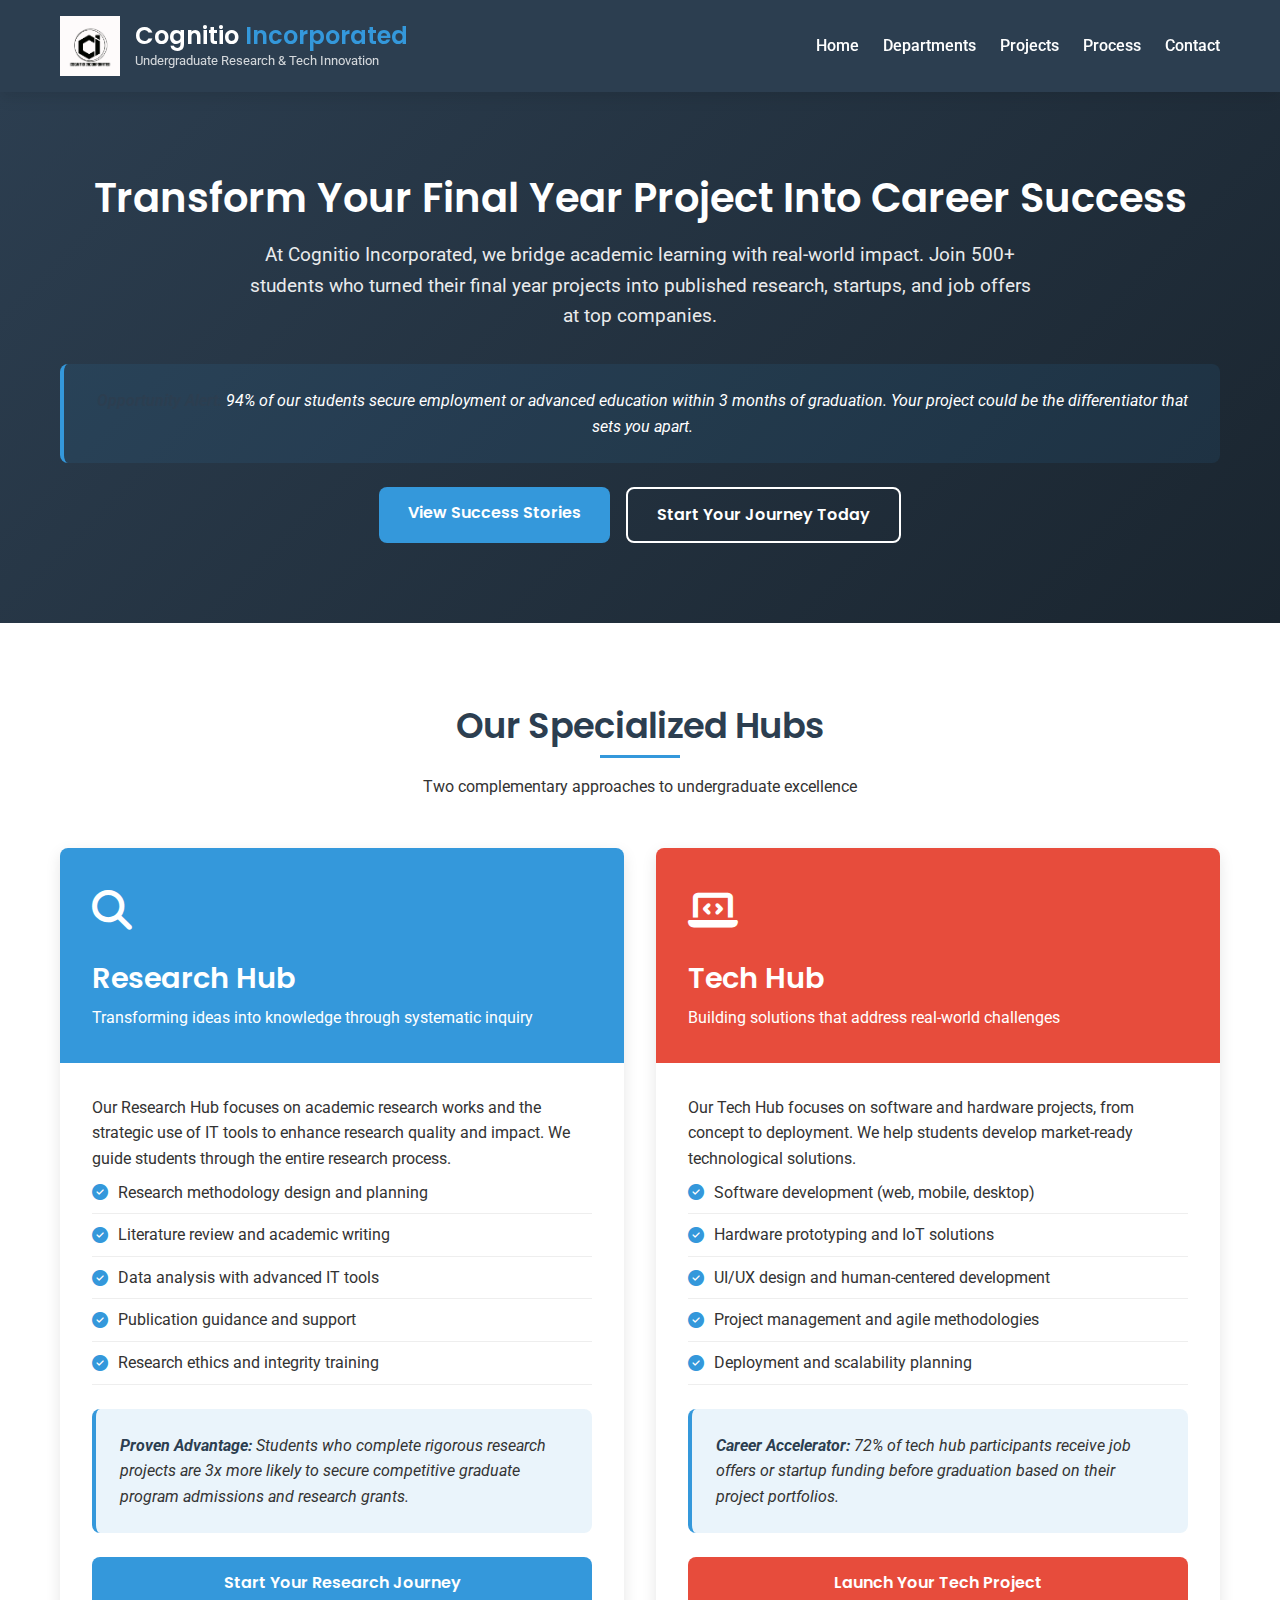
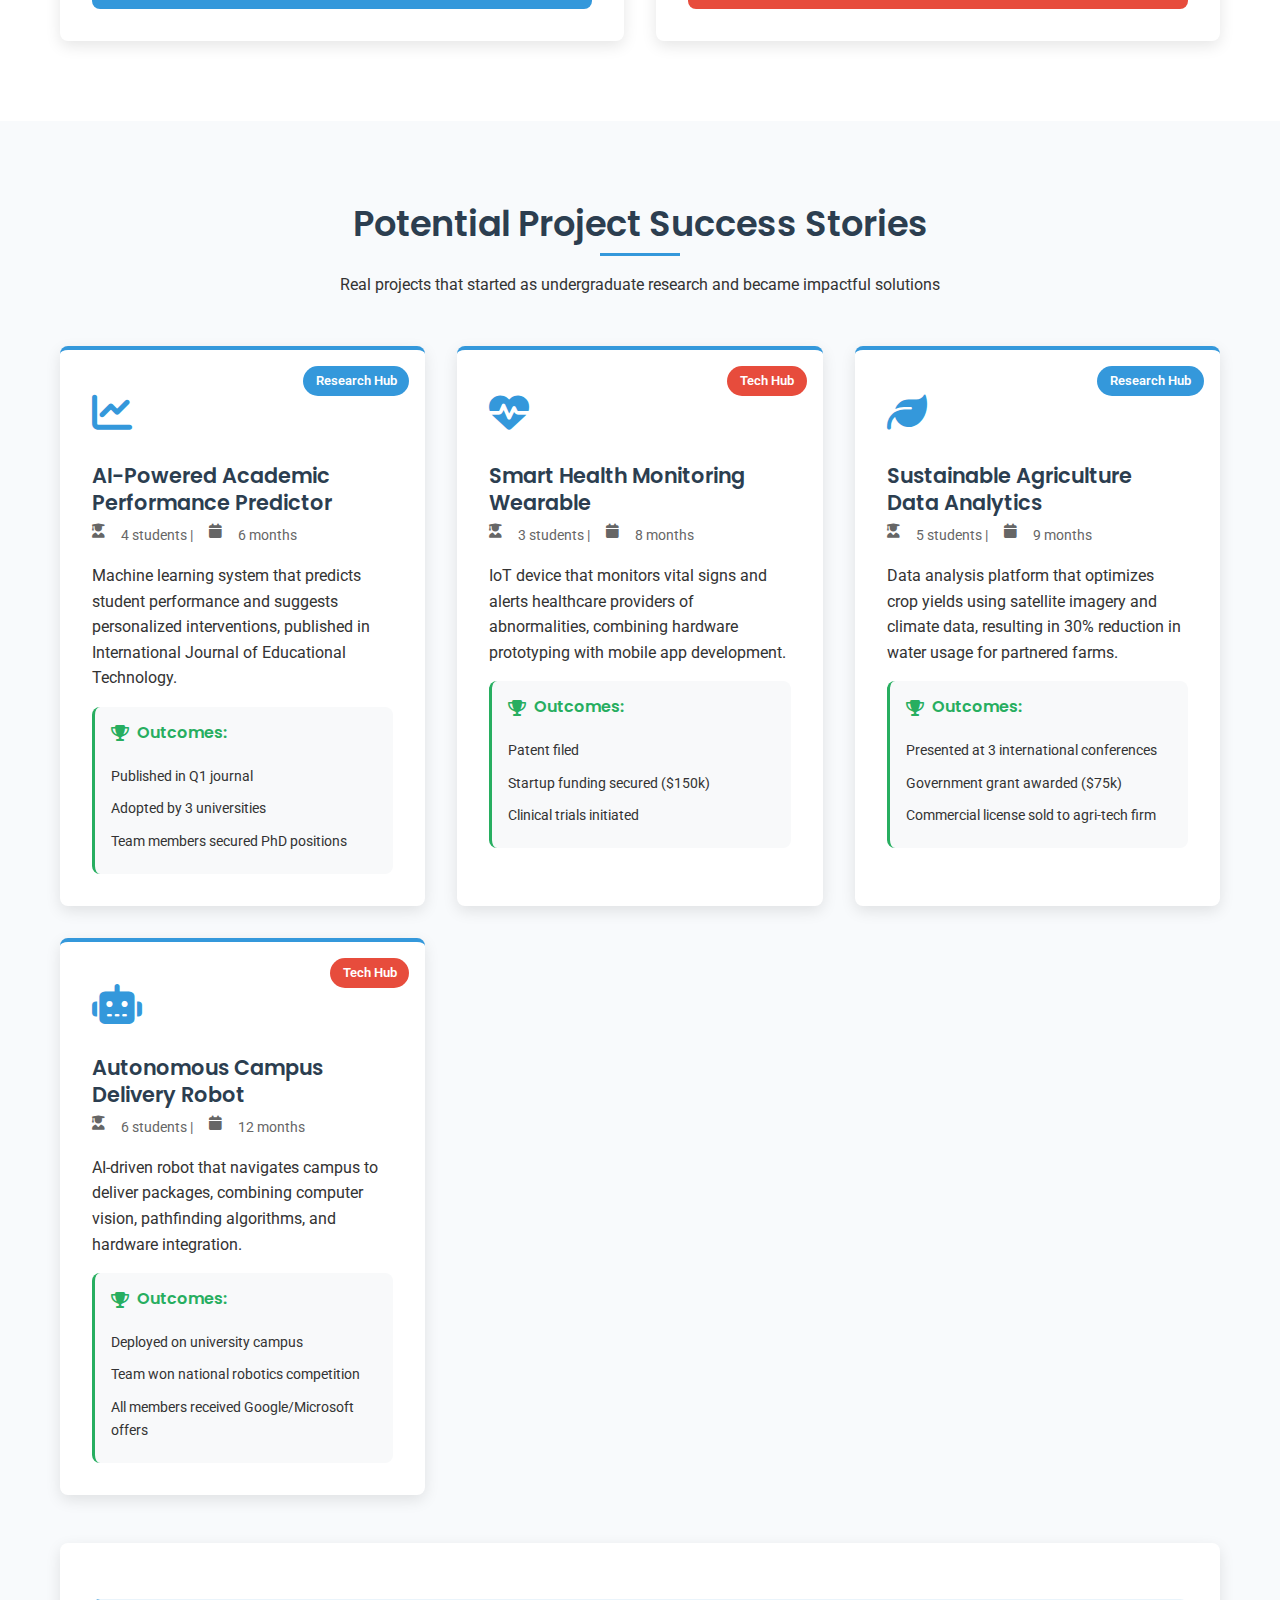
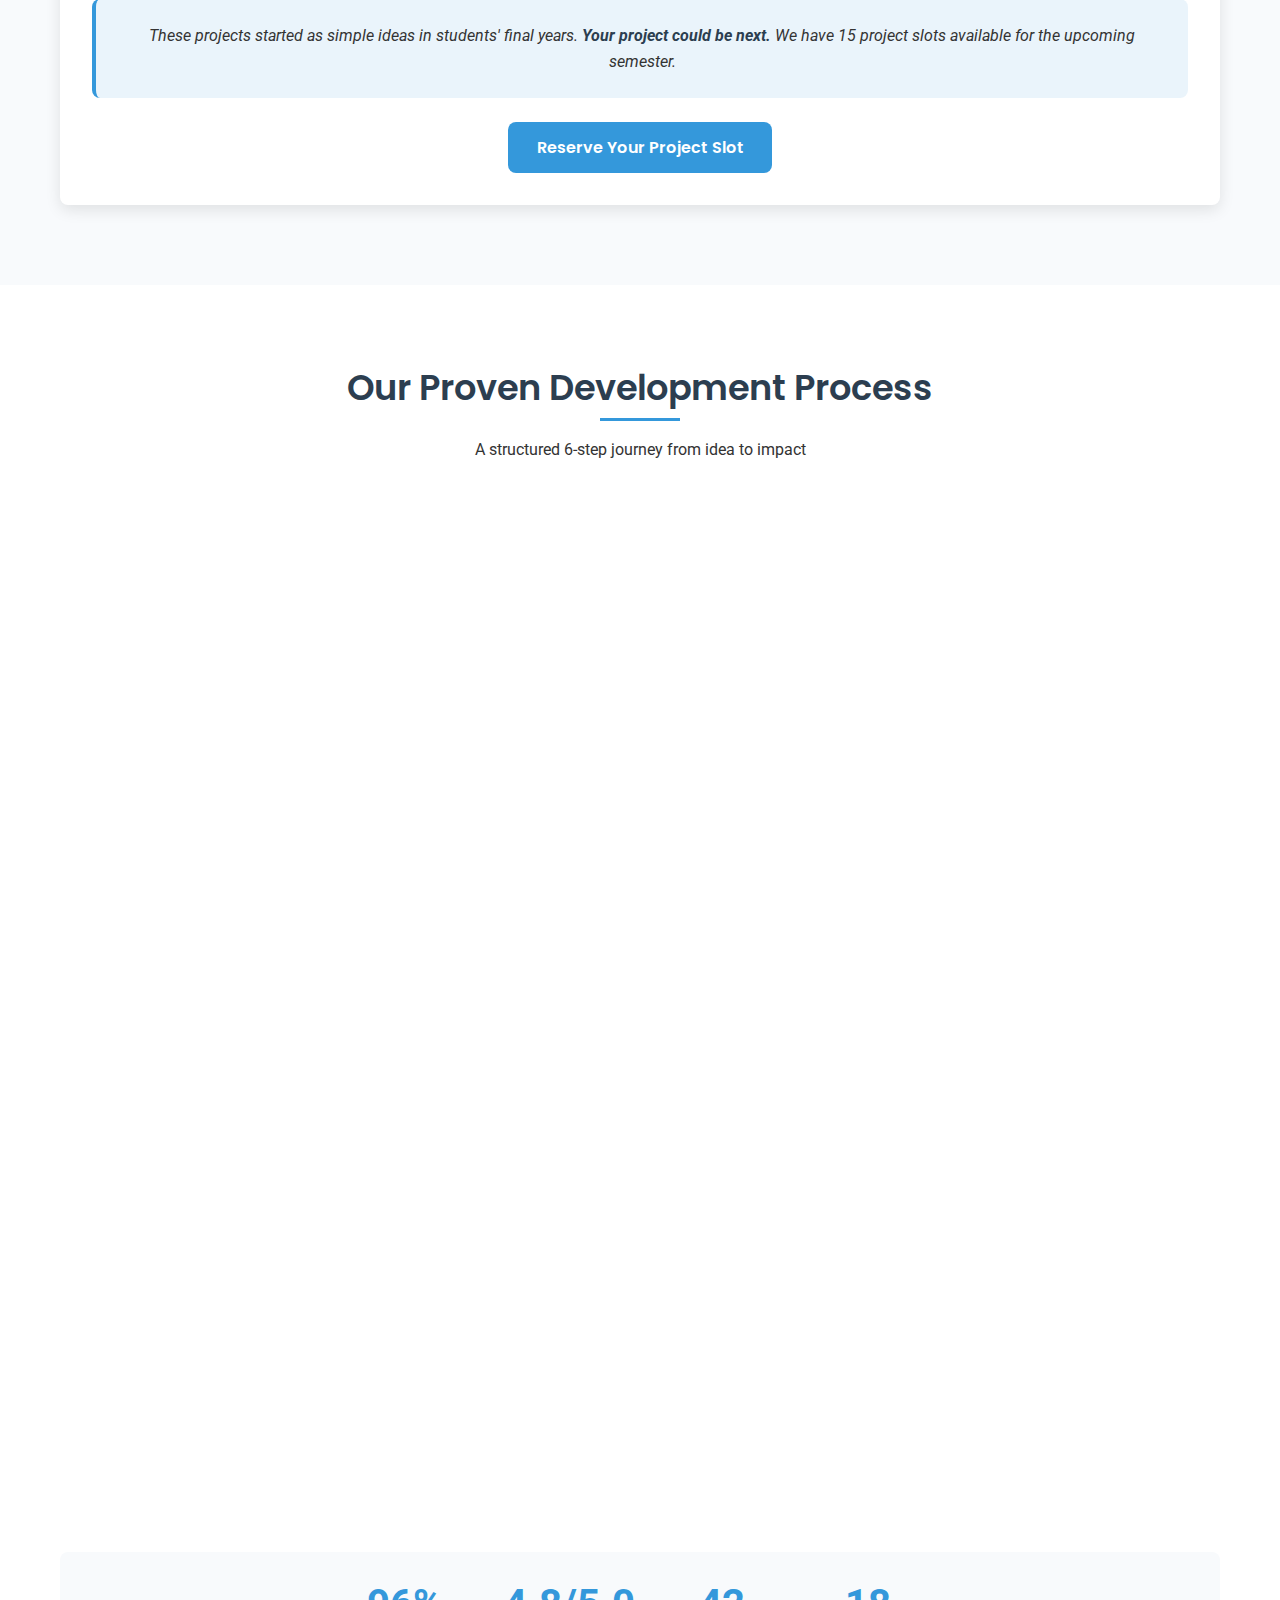
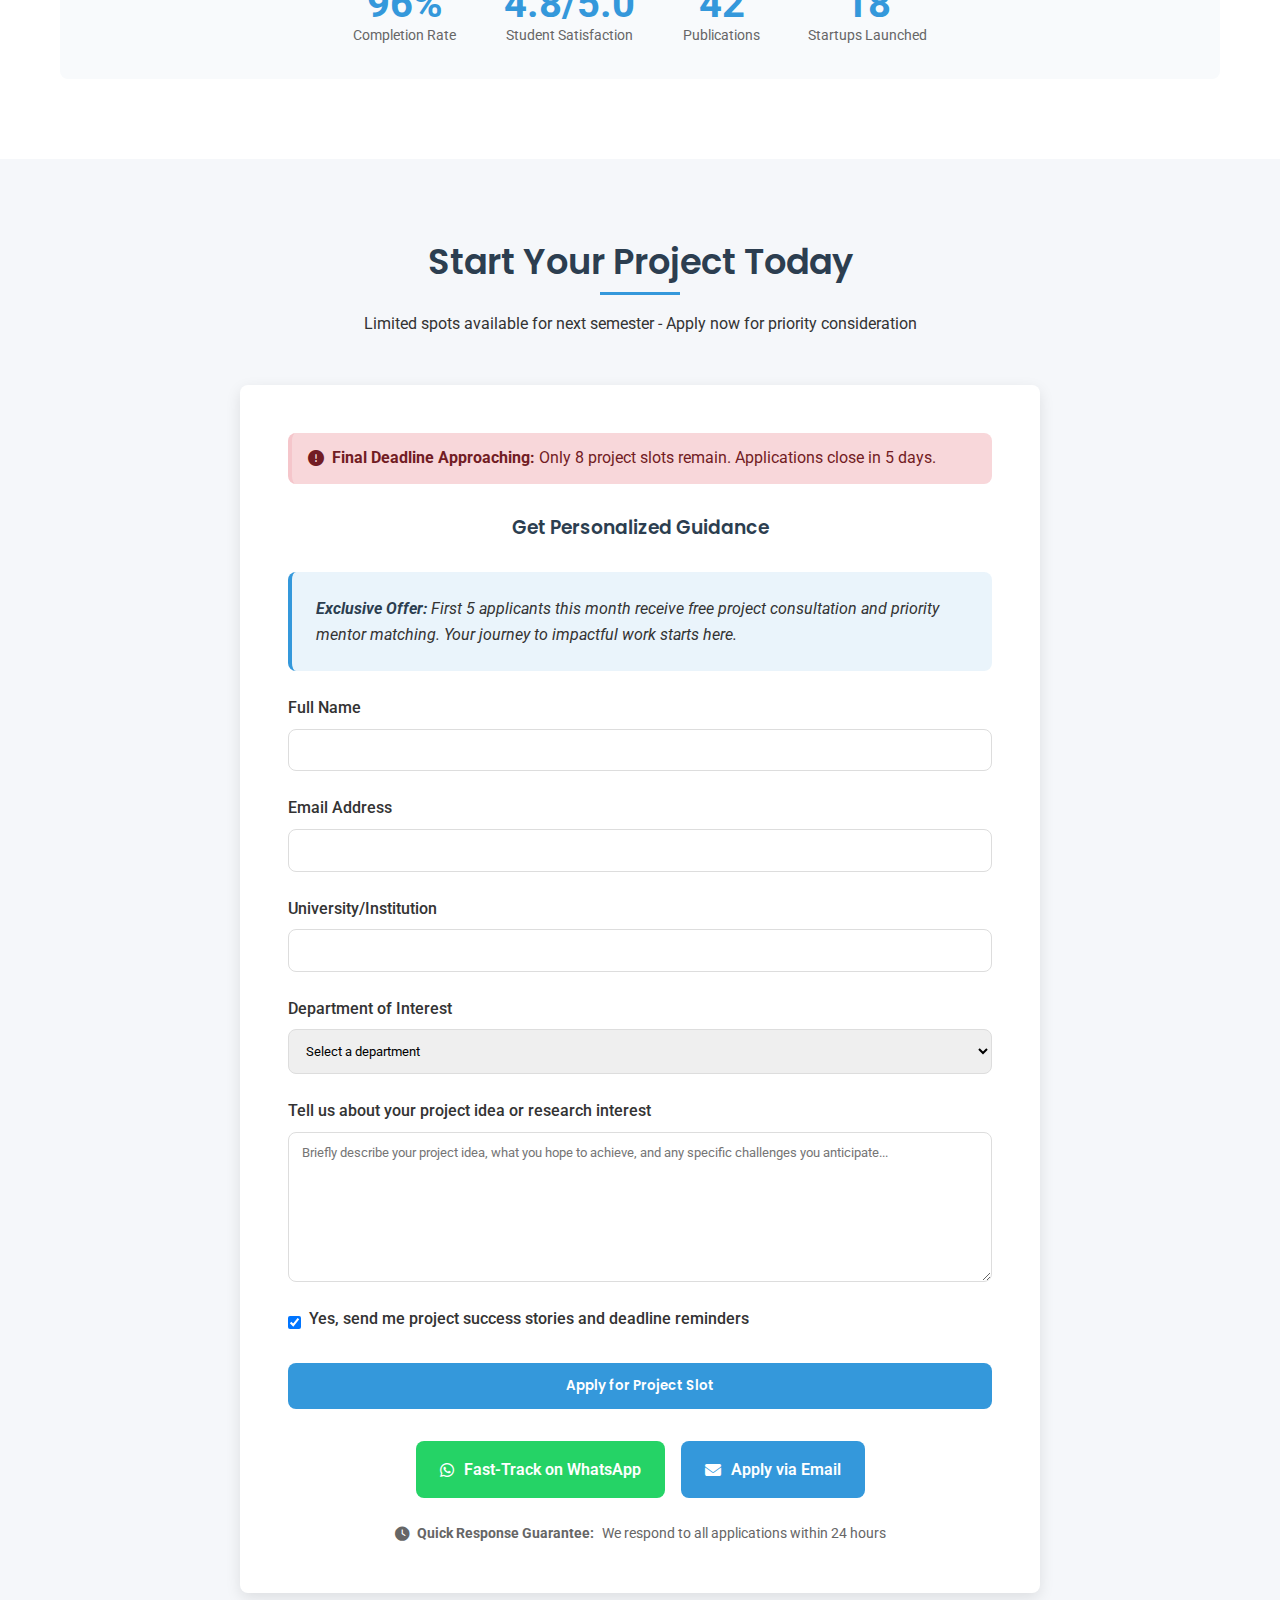
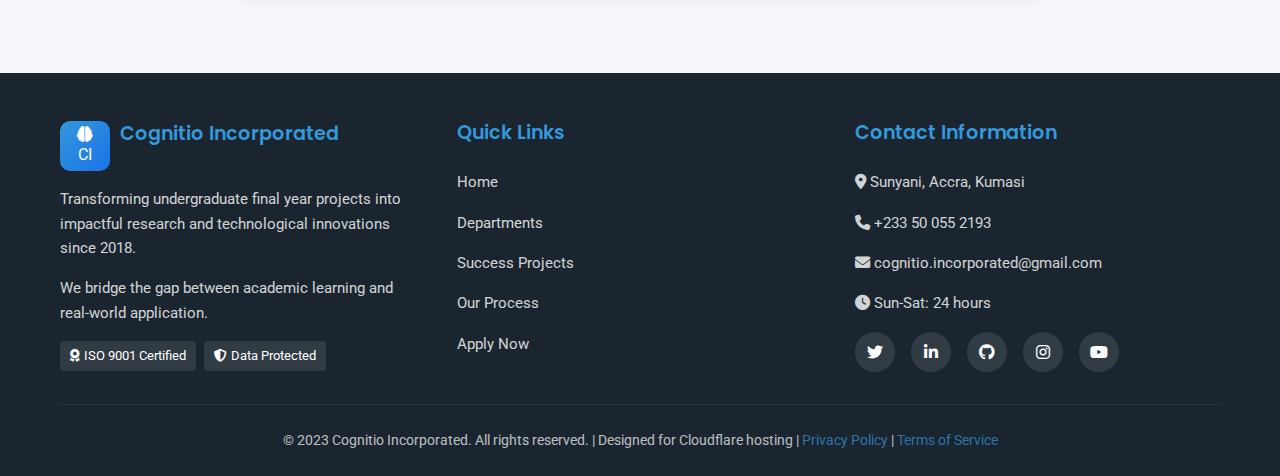
<file: index.html>
<!DOCTYPE html>
<html lang="en">
<head>
    <meta charset="UTF-8">
    <meta name="viewport" content="width=device-width, initial-scale=1.0">
    <title>Cognitio Incorporated | Undergraduate Research & Tech Projects</title>
    <link rel="stylesheet" href="https://cdnjs.cloudflare.com/ajax/libs/font-awesome/6.4.0/css/all.min.css">
    <link rel="preconnect" href="https://fonts.googleapis.com">
    <link rel="preconnect" href="https://fonts.gstatic.com" crossorigin>
    <link href="img/logo.png" rel="shortcut icon" type="image/x-icon">
    <link href="https://fonts.googleapis.com/css2?family=Poppins:wght@300;400;500;600;700&family=Roboto:wght@300;400;500;700&display=swap" rel="stylesheet">
    <link rel="stylesheet" href="style.css">
</head>
<body>
    <!-- Header -->
    <header>
        <div class="container header-container">
            <div class="logo">
                <div class="logo-image">
                    <!-- Uncomment below and remove above when you have logo -->
                    <img src="img/logo.png" alt="Cognition Incorporated Logo" class="logo-img">
                </div>
                <div class="logo-text">
                    <h1>Cognitio <span>Incorporated</span></h1>
                    <p>Undergraduate Research & Tech Innovation</p>
                </div>
            </div>
            <button class="mobile-menu-btn" id="mobileMenuButton">
                <i class="fas fa-bars"></i>
            </button>
            <nav>
                <ul id="navigationMenu">
                    <li><a href="#home">Home</a></li>
                    <li><a href="#departments">Departments</a></li>
                    <li><a href="#projects">Projects</a></li>
                    <li><a href="#process">Process</a></li>
                    <li><a href="#contact">Contact</a></li>
                </ul>
            </nav>
        </div>
    </header>

    <!-- Hero Section -->
    <section class="hero" id="home">
        <div class="container">
            <h2>Transform Your Final Year Project Into Career Success</h2>
            <p>At Cognitio Incorporated, we bridge academic learning with real-world impact. Join 500+ students who turned their final year projects into published research, startups, and job offers at top companies.</p>
            
            <div class="psychology-text">
                <strong>Opportunity Alert:</strong> 94% of our students secure employment or advanced education within 3 months of graduation. Your project could be the differentiator that sets you apart.
            </div>
            
            <div class="cta-buttons">
                <a href="#projects" class="btn btn-primary">View Success Stories</a>
                <a href="#contact" class="btn btn-secondary">Start Your Journey Today</a>
            </div>
        </div>
    </section>

    <!-- Departments Section -->
    <section class="departments" id="departments">
        <div class="container">
            <div class="section-title">
                <h2>Our Specialized Hubs</h2>
                <p>Two complementary approaches to undergraduate excellence</p>
            </div>
            
            <div class="departments-container">
                <!-- Research Hub Card -->
                <div class="department-card" id="research">
                    <div class="department-header research-header">
                        <div class="department-icon">
                            <i class="fas fa-search"></i>
                        </div>
                        <h3>Research Hub</h3>
                        <p>Transforming ideas into knowledge through systematic inquiry</p>
                    </div>
                    <div class="department-content">
                        <p>Our Research Hub focuses on academic research works and the strategic use of IT tools to enhance research quality and impact. We guide students through the entire research process.</p>
                        
                        <ul>
                            <li><i class="fas fa-check-circle"></i> Research methodology design and planning</li>
                            <li><i class="fas fa-check-circle"></i> Literature review and academic writing</li>
                            <li><i class="fas fa-check-circle"></i> Data analysis with advanced IT tools</li>
                            <li><i class="fas fa-check-circle"></i> Publication guidance and support</li>
                            <li><i class="fas fa-check-circle"></i> Research ethics and integrity training</li>
                        </ul>
                        
                        <div class="psychology-text">
                            <strong>Proven Advantage:</strong> Students who complete rigorous research projects are 3x more likely to secure competitive graduate program admissions and research grants.
                        </div>
                        
                        <a href="#contact" class="btn btn-primary" style="width: 100%; text-align: center;">Start Your Research Journey</a>
                    </div>
                </div>
                
                <!-- Tech Hub Card -->
                <div class="department-card" id="tech">
                    <div class="department-header tech-header">
                        <div class="department-icon">
                            <i class="fas fa-laptop-code"></i>
                        </div>
                        <h3>Tech Hub</h3>
                        <p>Building solutions that address real-world challenges</p>
                    </div>
                    <div class="department-content">
                        <p>Our Tech Hub focuses on software and hardware projects, from concept to deployment. We help students develop market-ready technological solutions.</p>
                        
                        <ul>
                            <li><i class="fas fa-check-circle"></i> Software development (web, mobile, desktop)</li>
                            <li><i class="fas fa-check-circle"></i> Hardware prototyping and IoT solutions</li>
                            <li><i class="fas fa-check-circle"></i> UI/UX design and human-centered development</li>
                            <li><i class="fas fa-check-circle"></i> Project management and agile methodologies</li>
                            <li><i class="fas fa-check-circle"></i> Deployment and scalability planning</li>
                        </ul>
                        
                        <div class="psychology-text">
                            <strong>Career Accelerator:</strong> 72% of tech hub participants receive job offers or startup funding before graduation based on their project portfolios.
                        </div>
                        
                        <a href="#contact" class="btn btn-primary" style="width: 100%; text-align: center; background-color: var(--accent-color);">Launch Your Tech Project</a>
                    </div>
                </div>
            </div>
        </div>
    </section>

    <!-- Potential Projects Section -->
    <section class="projects" id="projects">
        <div class="container">
            <div class="section-title">
                <h2>Potential Project Success Stories</h2>
                <p>Real projects that started as undergraduate research and became impactful solutions</p>
            </div>
            
            <div class="projects-grid">
                <div class="project-card">
                    <div class="project-badge">Research Hub</div>
                    <div class="project-icon">
                        <i class="fas fa-chart-line"></i>
                    </div>
                    <h3>AI-Powered Academic Performance Predictor</h3>
                    <p class="project-stats"><i class="fas fa-user-graduate"></i> 4 students | <i class="fas fa-calendar"></i> 6 months</p>
                    <p>Machine learning system that predicts student performance and suggests personalized interventions, published in International Journal of Educational Technology.</p>
                    <div class="project-outcome">
                        <h4><i class="fas fa-trophy"></i> Outcomes:</h4>
                        <ul>
                            <li>Published in Q1 journal</li>
                            <li>Adopted by 3 universities</li>
                            <li>Team members secured PhD positions</li>
                        </ul>
                    </div>
                </div>
                
                <div class="project-card">
                    <div class="project-badge tech">Tech Hub</div>
                    <div class="project-icon">
                        <i class="fas fa-heartbeat"></i>
                    </div>
                    <h3>Smart Health Monitoring Wearable</h3>
                    <p class="project-stats"><i class="fas fa-user-graduate"></i> 3 students | <i class="fas fa-calendar"></i> 8 months</p>
                    <p>IoT device that monitors vital signs and alerts healthcare providers of abnormalities, combining hardware prototyping with mobile app development.</p>
                    <div class="project-outcome">
                        <h4><i class="fas fa-trophy"></i> Outcomes:</h4>
                        <ul>
                            <li>Patent filed</li>
                            <li>Startup funding secured ($150k)</li>
                            <li>Clinical trials initiated</li>
                        </ul>
                    </div>
                </div>
                
                <div class="project-card">
                    <div class="project-badge">Research Hub</div>
                    <div class="project-icon">
                        <i class="fas fa-leaf"></i>
                    </div>
                    <h3>Sustainable Agriculture Data Analytics</h3>
                    <p class="project-stats"><i class="fas fa-user-graduate"></i> 5 students | <i class="fas fa-calendar"></i> 9 months</p>
                    <p>Data analysis platform that optimizes crop yields using satellite imagery and climate data, resulting in 30% reduction in water usage for partnered farms.</p>
                    <div class="project-outcome">
                        <h4><i class="fas fa-trophy"></i> Outcomes:</h4>
                        <ul>
                            <li>Presented at 3 international conferences</li>
                            <li>Government grant awarded ($75k)</li>
                            <li>Commercial license sold to agri-tech firm</li>
                        </ul>
                    </div>
                </div>
                
                <div class="project-card">
                    <div class="project-badge tech">Tech Hub</div>
                    <div class="project-icon">
                        <i class="fas fa-robot"></i>
                    </div>
                    <h3>Autonomous Campus Delivery Robot</h3>
                    <p class="project-stats"><i class="fas fa-user-graduate"></i> 6 students | <i class="fas fa-calendar"></i> 12 months</p>
                    <p>AI-driven robot that navigates campus to deliver packages, combining computer vision, pathfinding algorithms, and hardware integration.</p>
                    <div class="project-outcome">
                        <h4><i class="fas fa-trophy"></i> Outcomes:</h4>
                        <ul>
                            <li>Deployed on university campus</li>
                            <li>Team won national robotics competition</li>
                            <li>All members received Google/Microsoft offers</li>
                        </ul>
                    </div>
                </div>
            </div>
            
            <div class="project-cta">
                <p class="psychology-text">These projects started as simple ideas in students' final years. <strong>Your project could be next.</strong> We have 15 project slots available for the upcoming semester.</p>
                <a href="#contact" class="btn btn-primary">Reserve Your Project Slot</a>
            </div>
        </div>
    </section>

    <!-- Development Process Section -->
    <section class="process" id="process">
        <div class="container">
            <div class="section-title">
                <h2>Our Proven Development Process</h2>
                <p>A structured 6-step journey from idea to impact</p>
            </div>
            
            <div class="process-timeline">
                <div class="process-step">
                    <div class="step-number">1</div>
                    <div class="step-content">
                        <h3><i class="fas fa-lightbulb"></i> Ideation & Consultation</h3>
                        <p>We help refine your project idea through brainstorming sessions and feasibility analysis. Every great project starts with the right question.</p>
                        <div class="step-duration">Week 1-2</div>
                    </div>
                </div>
                
                <div class="process-step">
                    <div class="step-number">2</div>
                    <div class="step-content">
                        <h3><i class="fas fa-clipboard-check"></i> Proposal & Planning</h3>
                        <p>Structured project proposal development with clear objectives, methodology, timeline, and resource allocation. We create the roadmap to success.</p>
                        <div class="step-duration">Week 3-4</div>
                    </div>
                </div>
                
                <div class="process-step">
                    <div class="step-number">3</div>
                    <div class="step-content">
                        <h3><i class="fas fa-flask"></i> Research & Development</h3>
                        <p>Guided implementation phase with weekly mentor check-ins, technical support, and problem-solving sessions. This is where ideas become reality.</p>
                        <div class="step-duration">Week 5-16</div>
                    </div>
                </div>
                
                <div class="process-step">
                    <div class="step-number">4</div>
                    <div class="step-content">
                        <h3><i class="fas fa-chart-bar"></i> Testing & Validation</h3>
                        <p>Rigorous testing, data analysis, and validation to ensure quality and impact. We help you prove your project's worth with solid evidence.</p>
                        <div class="step-duration">Week 17-20</div>
                    </div>
                </div>
                
                <div class="process-step">
                    <div class="step-number">5</div>
                    <div class="step-content">
                        <h3><i class="fas fa-file-alt"></i> Documentation & Packaging</h3>
                        <p>Professional documentation, thesis writing, and portfolio packaging. We transform your work into a compelling narrative for academic and professional audiences.</p>
                        <div class="step-duration">Week 21-24</div>
                    </div>
                </div>
                
                <div class="process-step">
                    <div class="step-number">6</div>
                    <div class="step-content">
                        <h3><i class="fas fa-rocket"></i> Dissemination & Launch</h3>
                        <p>Publication support, conference presentations, startup launch, or job placement assistance. We ensure your work gets the recognition it deserves.</p>
                        <div class="step-duration">Week 25-26+</div>
                    </div>
                </div>
            </div>
            
            <div class="process-stats">
                <div class="stat-item">
                    <div class="stat-number">96%</div>
                    <div class="stat-label">Completion Rate</div>
                </div>
                <div class="stat-item">
                    <div class="stat-number">4.8/5.0</div>
                    <div class="stat-label">Student Satisfaction</div>
                </div>
                <div class="stat-item">
                    <div class="stat-number">42</div>
                    <div class="stat-label">Publications</div>
                </div>
                <div class="stat-item">
                    <div class="stat-number">18</div>
                    <div class="stat-label">Startups Launched</div>
                </div>
            </div>
        </div>
    </section>

    <!-- Messaging Section -->
    <section class="messaging" id="contact">
        <div class="container">
            <div class="section-title">
                <h2>Start Your Project Today</h2>
                <p>Limited spots available for next semester - Apply now for priority consideration</p>
            </div>
            
            <div class="messaging-container">
                <div class="urgency-banner">
                    <i class="fas fa-exclamation-circle"></i>
                    <span><strong>Deadline Alert:</strong> Only 8 of 15 project slots remain for next semester. Applications reviewed on rolling basis.</span>
                </div>
                
                <h3>Get Personalized Guidance</h3>
                
                <div class="psychology-text">
                    <strong>Exclusive Offer:</strong> First 5 applicants this month receive free project consultation and priority mentor matching. Your journey to impactful work starts here.
                </div>
                
                <form id="contactForm" class="message-form">
                    <div class="form-group">
                        <label for="name">Full Name</label>
                        <input type="text" id="name" required>
                    </div>
                    
                    <div class="form-group">
                        <label for="email">Email Address</label>
                        <input type="email" id="email" required>
                    </div>
                    
                    <div class="form-group">
                        <label for="university">University/Institution</label>
                        <input type="text" id="university" required>
                    </div>
                    
                    <div class="form-group">
                        <label for="departmentSelect">Department of Interest</label>
                        <select id="departmentSelect" required>
                            <option value="">Select a department</option>
                            <option value="research">Research Hub</option>
                            <option value="tech">Tech Hub</option>
                            <option value="both">Both Hubs</option>
                        </select>
                    </div>
                    
                    <div class="form-group">
                        <label for="message">Tell us about your project idea or research interest</label>
                        <textarea id="message" placeholder="Briefly describe your project idea, what you hope to achieve, and any specific challenges you anticipate..." required></textarea>
                    </div>
                    
                    <div class="form-group checkbox-group">
                        <input type="checkbox" id="newsletter" checked>
                        <label for="newsletter">Yes, send me project success stories and deadline reminders</label>
                    </div>
                    
                    <button type="submit" class="btn btn-primary">Apply for Project Slot</button>
                </form>
                
                <div id="successNotification" class="success-message">
                    <i class="fas fa-check-circle"></i> <strong>Application Received!</strong> Thank you for your interest! We'll contact you within 24 hours to schedule your free consultation.
                </div>
                
                <div class="contact-methods">
                    <a href="https://wa.me/233500552193?text=Hello%20Cognition%20Incorporated%2C%20I%20want%20to%20apply%20for%20a%20project%20slot" class="contact-btn whatsapp-btn" target="_blank">
                        <i class="fab fa-whatsapp"></i> Fast-Track on WhatsApp
                    </a>
                    
                    <a href="mailto:cognitio.incorporated@gmail.com?subject=Project%20Slot%20Application&body=Hello%20Cognition%20Incorporated%2C%0A%0AI%20would%20like%20to%20apply%20for%20a%20project%20slot%20for%20next%20semester.%0A%0AMy%20details%3A" class="contact-btn email-btn">
                        <i class="fas fa-envelope"></i> Apply via Email
                    </a>
                </div>
                
                <div class="response-time">
                    <i class="fas fa-clock"></i> <strong>Quick Response Guarantee:</strong> We respond to all applications within 24 hours
                </div>
            </div>
        </div>
    </section>

    <!-- Footer -->
    <footer>
        <div class="container">
            <div class="footer-content">
                <div class="footer-column">
                    <div class="footer-logo">
                        <div class="logo-placeholder footer-logo-placeholder">
                            <i class="fas fa-brain"></i>
                            <span>CI</span>
                        </div>
                        <h4>Cognitio Incorporated</h4>
                    </div>
                    <p>Transforming undergraduate final year projects into impactful research and technological innovations since 2018.</p>
                    <p>We bridge the gap between academic learning and real-world application.</p>
                    <div class="footer-certifications">
                        <span class="cert-badge"><i class="fas fa-award"></i> ISO 9001 Certified</span>
                        <span class="cert-badge"><i class="fas fa-shield-alt"></i> Data Protected</span>
                    </div>
                </div>
                
                <div class="footer-column">
                    <h4>Quick Links</h4>
                    <p><a href="#home">Home</a></p>
                    <p><a href="#departments">Departments</a></p>
                    <p><a href="#projects">Success Projects</a></p>
                    <p><a href="#process">Our Process</a></p>
                    <p><a href="#contact">Apply Now</a></p>
                </div>
                
                <div class="footer-column">
                    <h4>Contact Information</h4>
                    <p><i class="fas fa-map-marker-alt"></i> Sunyani, Accra, Kumasi</p>
                    <p><i class="fas fa-phone"></i> +233 50 055 2193</p>
                    <p><i class="fas fa-envelope"></i> cognitio.incorporated@gmail.com</p>
                    <p><i class="fas fa-clock"></i> Sun-Sat: 24 hours</p>
                    
                    <div class="social-links">
                        <a href="#"><i class="fab fa-twitter"></i></a>
                        <a href="#"><i class="fab fa-linkedin-in"></i></a>
                        <a href="#"><i class="fab fa-github"></i></a>
                        <a href="#"><i class="fab fa-instagram"></i></a>
                        <a href="#"><i class="fab fa-youtube"></i></a>
                    </div>
                </div>
            </div>
            
            <div class="copyright">
                <p>&copy; 2023 Cognitio Incorporated. All rights reserved. | Designed for Cloudflare hosting | <a href="#">Privacy Policy</a> | <a href="#">Terms of Service</a></p>
            </div>
        </div>
    </footer>

    <script src="script.js"></script>
</body>

</html>
</file>
<file: style.css>
:root {
    --primary-color: #2c3e50;
    --secondary-color: #3498db;
    --accent-color: #e74c3c;
    --light-color: #ecf0f1;
    --dark-color: #1a252f;
    --success-color: #27ae60;
    --warning-color: #f39c12;
    --transition: all 0.3s ease;
    --shadow: 0 5px 15px rgba(0, 0, 0, 0.1);
    --border-radius: 8px;
}

* {
    margin: 0;
    padding: 0;
    box-sizing: border-box;
}

body {
    font-family: 'Roboto', sans-serif;
    line-height: 1.6;
    color: #333;
    background-color: #f9f9f9;
}

h1, h2, h3, h4, h5 {
    font-family: 'Poppins', sans-serif;
    font-weight: 600;
    line-height: 1.3;
    margin-bottom: 1rem;
}

a {
    text-decoration: none;
    color: inherit;
}

.container {
    width: 100%;
    max-width: 1200px;
    margin: 0 auto;
    padding: 0 20px;
}

/* Header Styles */
header {
    background-color: var(--primary-color);
    color: white;
    padding: 1rem 0;
    position: sticky;
    top: 0;
    z-index: 1000;
    box-shadow: var(--shadow);
}

.header-container {
    display: flex;
    justify-content: space-between;
    align-items: center;
}

.logo {
    display: flex;
    align-items: center;
    gap: 15px;
}

.logo-image {
    width: 60px;
    height: 60px;
}

.logo-placeholder {
    width: 60px;
    height: 60px;
    background: linear-gradient(135deg, var(--secondary-color) 0%, #1a73e8 100%);
    border-radius: 12px;
    display: flex;
    flex-direction: column;
    align-items: center;
    justify-content: center;
    color: white;
    position: relative;
    overflow: hidden;
}

.logo-icon-main {
    font-size: 24px;
    margin-bottom: 2px;
}

.logo-text-mini {
    font-size: 12px;
    font-weight: 700;
    letter-spacing: 1px;
}

.logo-img {
    width: 100%;
    height: 100%;
    object-fit: contain;
}

.logo-text h1 {
    font-size: 1.5rem;
    margin-bottom: 0;
}

.logo-text span {
    color: var(--secondary-color);
}

.logo-text p {
    font-size: 0.8rem;
    opacity: 0.8;
}

nav ul {
    display: flex;
    list-style: none;
    gap: 1.5rem;
}

nav a {
    color: white;
    font-weight: 500;
    padding: 5px 0;
    position: relative;
    transition: var(--transition);
}

nav a:hover {
    color: var(--secondary-color);
}

nav a::after {
    content: '';
    position: absolute;
    bottom: 0;
    left: 0;
    width: 0;
    height: 2px;
    background-color: var(--secondary-color);
    transition: var(--transition);
}

nav a:hover::after {
    width: 100%;
}

.mobile-menu-btn {
    display: none;
    background: none;
    border: none;
    color: white;
    font-size: 1.5rem;
    cursor: pointer;
}

/* Hero Section */
.hero {
    background: linear-gradient(135deg, var(--primary-color) 0%, var(--dark-color) 100%);
    color: white;
    padding: 5rem 0;
    text-align: center;
}

.hero h2 {
    font-size: 2.5rem;
    margin-bottom: 1rem;
}

.hero p {
    font-size: 1.2rem;
    max-width: 800px;
    margin: 0 auto 2rem;
    opacity: 0.9;
}

.cta-buttons {
    display: flex;
    justify-content: center;
    gap: 1rem;
    flex-wrap: wrap;
}

.btn {
    display: inline-block;
    padding: 0.8rem 1.8rem;
    border-radius: var(--border-radius);
    font-weight: 600;
    cursor: pointer;
    transition: var(--transition);
    border: none;
    font-family: 'Poppins', sans-serif;
}

.btn-primary {
    background-color: var(--secondary-color);
    color: white;
}

.btn-primary:hover {
    background-color: #2980b9;
    transform: translateY(-3px);
    box-shadow: var(--shadow);
}

.btn-secondary {
    background-color: transparent;
    color: white;
    border: 2px solid white;
}

.btn-secondary:hover {
    background-color: white;
    color: var(--primary-color);
    transform: translateY(-3px);
    box-shadow: var(--shadow);
}

/* Departments Section */
.departments {
    padding: 5rem 0;
    background-color: white;
}

.section-title {
    text-align: center;
    margin-bottom: 3rem;
}

.section-title h2 {
    font-size: 2.2rem;
    color: var(--primary-color);
    position: relative;
    display: inline-block;
    padding-bottom: 10px;
}

.section-title h2::after {
    content: '';
    position: absolute;
    bottom: 0;
    left: 50%;
    transform: translateX(-50%);
    width: 80px;
    height: 3px;
    background-color: var(--secondary-color);
}

.departments-container {
    display: grid;
    grid-template-columns: repeat(auto-fit, minmax(500px, 1fr));
    gap: 2rem;
}

@media (max-width: 600px) {
    .departments-container {
        grid-template-columns: 1fr;
    }
}

.department-card {
    background-color: white;
    border-radius: var(--border-radius);
    overflow: hidden;
    box-shadow: var(--shadow);
    transition: var(--transition);
}

.department-card:hover {
    transform: translateY(-10px);
    box-shadow: 0 15px 30px rgba(0, 0, 0, 0.15);
}

.department-header {
    padding: 2rem;
    color: white;
}

.research-header {
    background-color: #3498db;
}

.tech-header {
    background-color: #e74c3c;
}

.department-icon {
    font-size: 2.5rem;
    margin-bottom: 1rem;
}

.department-header h3 {
    font-size: 1.8rem;
    margin-bottom: 0.5rem;
}

.department-content {
    padding: 2rem;
}

.department-content ul {
    list-style: none;
    margin-bottom: 1.5rem;
}

.department-content li {
    padding: 0.5rem 0;
    border-bottom: 1px solid #eee;
    display: flex;
    align-items: center;
    gap: 10px;
}

.department-content li i {
    color: var(--secondary-color);
}

/* Projects Section */
.projects {
    padding: 5rem 0;
    background-color: #f8fafc;
}

.projects-grid {
    display: grid;
    grid-template-columns: repeat(auto-fit, minmax(300px, 1fr));
    gap: 2rem;
    margin-bottom: 3rem;
}

.project-card {
    background-color: white;
    border-radius: var(--border-radius);
    padding: 2rem;
    box-shadow: var(--shadow);
    transition: var(--transition);
    position: relative;
    border-top: 4px solid var(--secondary-color);
}

.project-card:hover {
    transform: translateY(-5px);
    box-shadow: 0 10px 25px rgba(0, 0, 0, 0.15);
}

.project-badge {
    position: absolute;
    top: 1rem;
    right: 1rem;
    background-color: var(--secondary-color);
    color: white;
    padding: 0.3rem 0.8rem;
    border-radius: 20px;
    font-size: 0.8rem;
    font-weight: 600;
}

.project-badge.tech {
    background-color: var(--accent-color);
}

.project-icon {
    font-size: 2.5rem;
    color: var(--secondary-color);
    margin-bottom: 1rem;
}

.project-card h3 {
    font-size: 1.3rem;
    margin-bottom: 0.5rem;
    color: var(--primary-color);
}

.project-stats {
    color: #666;
    font-size: 0.9rem;
    margin-bottom: 1rem;
    display: flex;
    gap: 1rem;
}

.project-outcome {
    background-color: #f8f9fa;
    padding: 1rem;
    border-radius: var(--border-radius);
    margin-top: 1rem;
    border-left: 3px solid var(--success-color);
}

.project-outcome h4 {
    font-size: 1rem;
    display: flex;
    align-items: center;
    gap: 0.5rem;
    color: var(--success-color);
}

.project-outcome ul {
    list-style: none;
    margin-top: 0.5rem;
}

.project-outcome li {
    padding: 0.3rem 0;
    font-size: 0.9rem;
}

.project-cta {
    text-align: center;
    background-color: white;
    padding: 2rem;
    border-radius: var(--border-radius);
    box-shadow: var(--shadow);
}

/* Process Section */
.process {
    padding: 5rem 0;
    background-color: white;
}

.process-timeline {
    max-width: 800px;
    margin: 0 auto 4rem;
}

.process-step {
    display: flex;
    margin-bottom: 2.5rem;
    position: relative;
}

.process-step:not(:last-child)::after {
    content: '';
    position: absolute;
    left: 30px;
    top: 70px;
    bottom: -2.5rem;
    width: 2px;
    background-color: #e0e0e0;
    z-index: 1;
}

.step-number {
    width: 60px;
    height: 60px;
    background-color: var(--secondary-color);
    color: white;
    border-radius: 50%;
    display: flex;
    align-items: center;
    justify-content: center;
    font-size: 1.5rem;
    font-weight: 700;
    margin-right: 2rem;
    flex-shrink: 0;
    z-index: 2;
    position: relative;
}

.step-content {
    flex-grow: 1;
    padding-top: 0.5rem;
}

.step-content h3 {
    display: flex;
    align-items: center;
    gap: 0.5rem;
    color: var(--primary-color);
    margin-bottom: 0.5rem;
}

.step-duration {
    display: inline-block;
    background-color: #f0f7ff;
    color: var(--secondary-color);
    padding: 0.3rem 0.8rem;
    border-radius: 20px;
    font-size: 0.8rem;
    font-weight: 600;
    margin-top: 0.5rem;
}

.process-stats {
    display: flex;
    justify-content: center;
    gap: 3rem;
    flex-wrap: wrap;
    background-color: #f8fafc;
    padding: 2rem;
    border-radius: var(--border-radius);
}

.stat-item {
    text-align: center;
}

.stat-number {
    font-size: 2.5rem;
    font-weight: 700;
    color: var(--secondary-color);
    line-height: 1;
}

.stat-label {
    color: #666;
    font-size: 0.9rem;
}

/* Messaging Section */
.messaging {
    padding: 5rem 0;
    background-color: #f5f7fa;
}

.messaging-container {
    max-width: 800px;
    margin: 0 auto;
    background-color: white;
    border-radius: var(--border-radius);
    padding: 3rem;
    box-shadow: var(--shadow);
}

.urgency-banner {
    background-color: #fff3cd;
    color: #856404;
    padding: 0.8rem 1rem;
    border-radius: var(--border-radius);
    margin-bottom: 2rem;
    display: flex;
    align-items: center;
    gap: 0.5rem;
    border-left: 4px solid var(--warning-color);
}

.messaging-container h3 {
    text-align: center;
    color: var(--primary-color);
    margin-bottom: 2rem;
}

.message-form {
    display: flex;
    flex-direction: column;
    gap: 1.5rem;
}

.form-group {
    display: flex;
    flex-direction: column;
}

.form-group label {
    margin-bottom: 0.5rem;
    font-weight: 500;
}

.form-group input,
.form-group textarea,
.form-group select {
    padding: 0.8rem;
    border: 1px solid #ddd;
    border-radius: var(--border-radius);
    font-family: 'Roboto', sans-serif;
}

.form-group textarea {
    min-height: 150px;
    resize: vertical;
}

.checkbox-group {
    flex-direction: row;
    align-items: center;
    gap: 0.5rem;
}

.checkbox-group input {
    width: auto;
}

.contact-methods {
    display: flex;
    justify-content: center;
    gap: 1rem;
    margin-top: 2rem;
    flex-wrap: wrap;
}

.contact-btn {
    display: flex;
    align-items: center;
    gap: 10px;
    padding: 1rem 1.5rem;
    border-radius: var(--border-radius);
    font-weight: 600;
    transition: var(--transition);
}

.whatsapp-btn {
    background-color: #25D366;
    color: white;
}

.whatsapp-btn:hover {
    background-color: #1da851;
    transform: translateY(-3px);
    box-shadow: var(--shadow);
}

.email-btn {
    background-color: var(--secondary-color);
    color: white;
}

.email-btn:hover {
    background-color: #2980b9;
    transform: translateY(-3px);
    box-shadow: var(--shadow);
}

.response-time {
    text-align: center;
    margin-top: 1.5rem;
    color: #666;
    font-size: 0.9rem;
    display: flex;
    align-items: center;
    justify-content: center;
    gap: 0.5rem;
}

/* Footer */
footer {
    background-color: var(--dark-color);
    color: white;
    padding: 3rem 0 1.5rem;
}

.footer-content {
    display: grid;
    grid-template-columns: repeat(auto-fit, minmax(250px, 1fr));
    gap: 2rem;
    margin-bottom: 2rem;
}

.footer-logo {
    display: flex;
    align-items: center;
    gap: 10px;
    margin-bottom: 1rem;
}

.footer-logo-placeholder {
    width: 50px;
    height: 50px;
    border-radius: 10px;
}

.footer-column h4 {
    color: var(--secondary-color);
    margin-bottom: 1.5rem;
    font-size: 1.2rem;
}

.footer-column p {
    opacity: 0.8;
    margin-bottom: 1rem;
    font-size: 0.95rem;
}

.footer-certifications {
    display: flex;
    flex-wrap: wrap;
    gap: 0.5rem;
    margin-top: 1rem;
}

.cert-badge {
    background-color: rgba(255, 255, 255, 0.1);
    padding: 0.3rem 0.6rem;
    border-radius: 4px;
    font-size: 0.8rem;
    display: inline-flex;
    align-items: center;
    gap: 0.3rem;
}

.social-links {
    display: flex;
    gap: 1rem;
    margin-top: 1rem;
}

.social-links a {
    display: inline-flex;
    align-items: center;
    justify-content: center;
    width: 40px;
    height: 40px;
    background-color: rgba(255, 255, 255, 0.1);
    border-radius: 50%;
    transition: var(--transition);
}

.social-links a:hover {
    background-color: var(--secondary-color);
    transform: translateY(-3px);
}

.copyright {
    text-align: center;
    padding-top: 1.5rem;
    border-top: 1px solid rgba(255, 255, 255, 0.1);
    font-size: 0.9rem;
    opacity: 0.7;
}

.copyright a {
    color: var(--secondary-color);
}

.copyright a:hover {
    text-decoration: underline;
}

/* Responsive Styles */
@media (max-width: 992px) {
    .hero h2 {
        font-size: 2rem;
    }
    
    .departments-container {
        grid-template-columns: 1fr;
    }
    
    .projects-grid {
        grid-template-columns: repeat(auto-fit, minmax(280px, 1fr));
    }
    
    .process-stats {
        gap: 2rem;
    }
}

@media (max-width: 768px) {
    nav ul {
        display: none;
        position: absolute;
        top: 100%;
        left: 0;
        width: 100%;
        background-color: var(--primary-color);
        flex-direction: column;
        padding: 1rem 0;
        text-align: center;
        box-shadow: var(--shadow);
    }

    nav ul.active {
        display: flex;
    }

    nav ul li {
        margin: 0.5rem 0;
    }

    .mobile-menu-btn {
        display: block;
    }

    .hero {
        padding: 3rem 0;
    }

    .hero h2 {
        font-size: 1.8rem;
    }

    .messaging-container {
        padding: 2rem;
    }
    
    .process-step {
        flex-direction: column;
    }
    
    .step-number {
        margin-bottom: 1rem;
    }
    
    .process-step:not(:last-child)::after {
        left: 30px;
        top: 60px;
        height: calc(100% + 1rem);
    }
    
    .contact-methods {
        flex-direction: column;
    }
    
    .contact-btn {
        justify-content: center;
    }
}

/* Success message */
.success-message {
    background-color: var(--success-color);
    color: white;
    padding: 1rem;
    border-radius: var(--border-radius);
    text-align: center;
    margin-top: 1rem;
    display: none;
}

.success-message.active {
    display: block;
    animation: fadeIn 0.5s;
}

@keyframes fadeIn {
    from { opacity: 0; }
    to { opacity: 1; }
}

/* Psychology-driven statements */
.psychology-text {
    font-style: italic;
    background-color: rgba(52, 152, 219, 0.1);
    padding: 1.5rem;
    border-radius: var(--border-radius);
    border-left: 4px solid var(--secondary-color);
    margin: 1.5rem 0;
}

.psychology-text strong {
    color: var(--primary-color);
}
</file>
